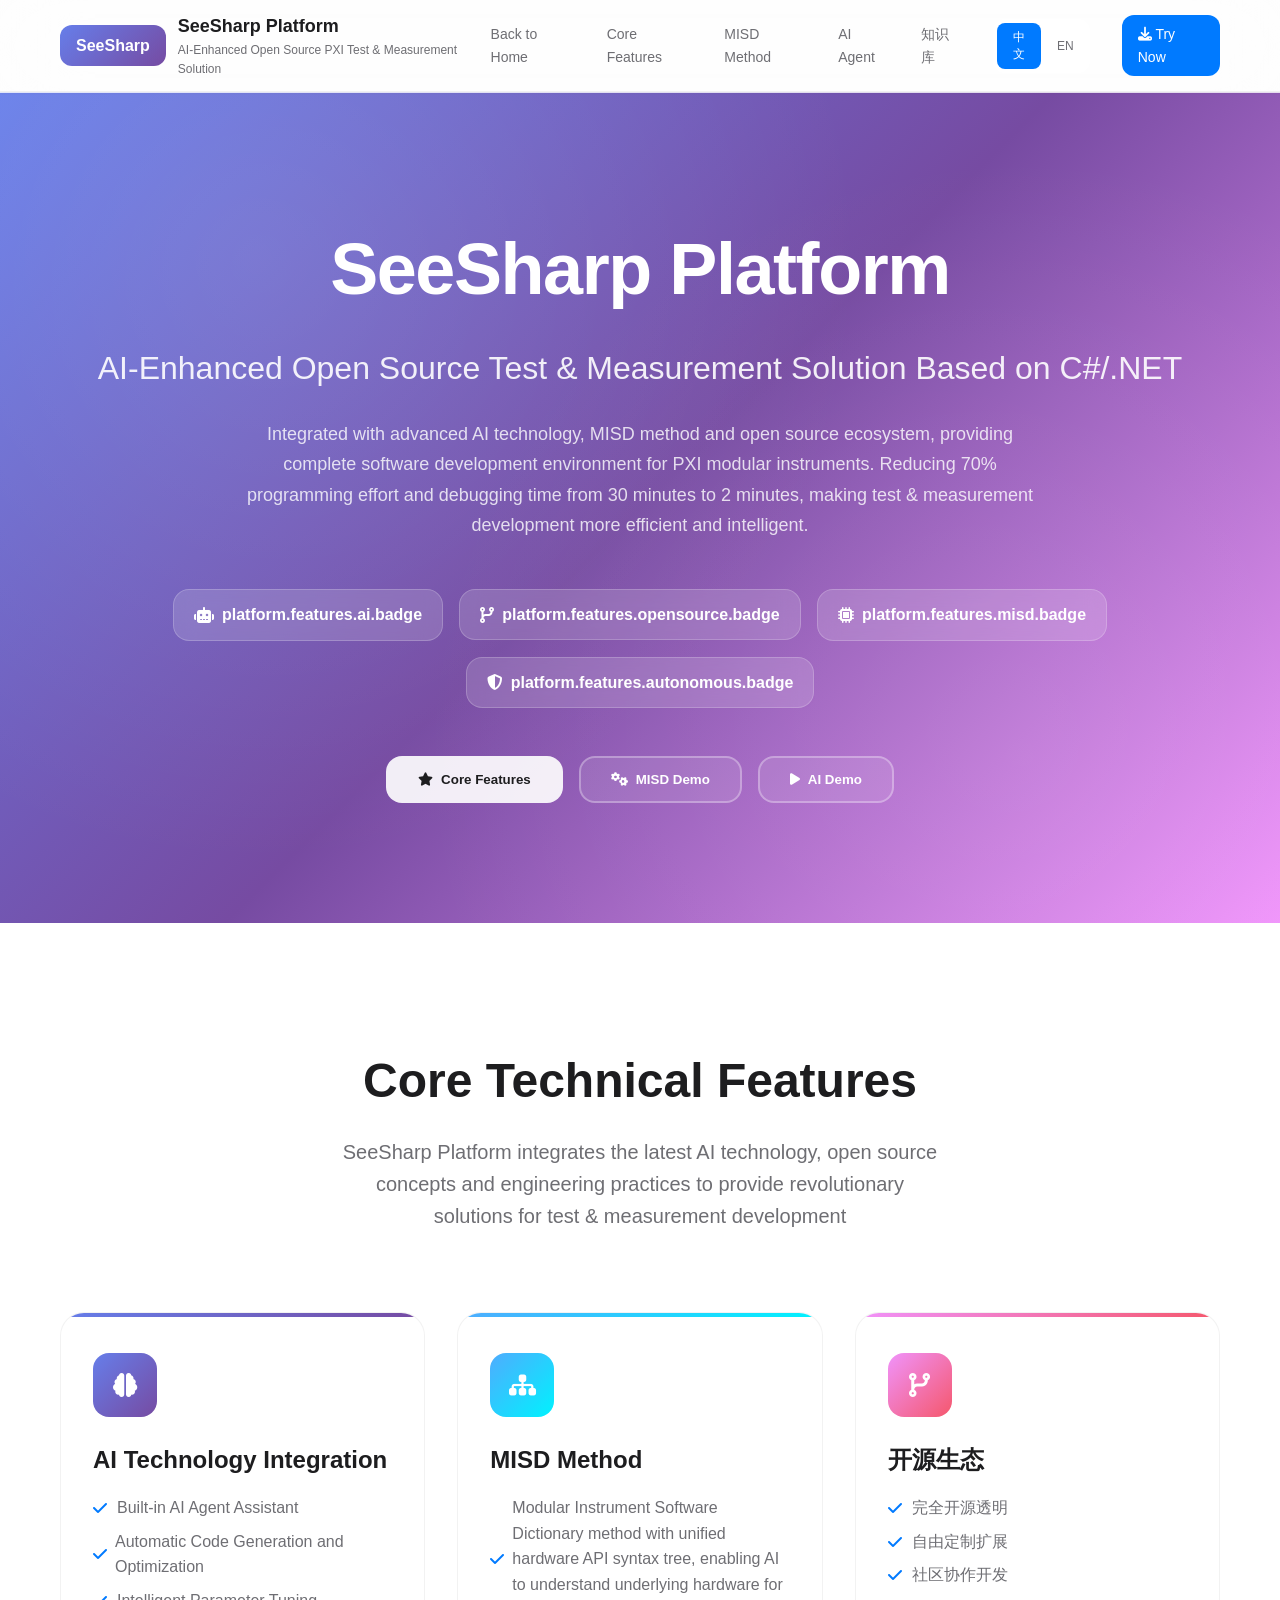
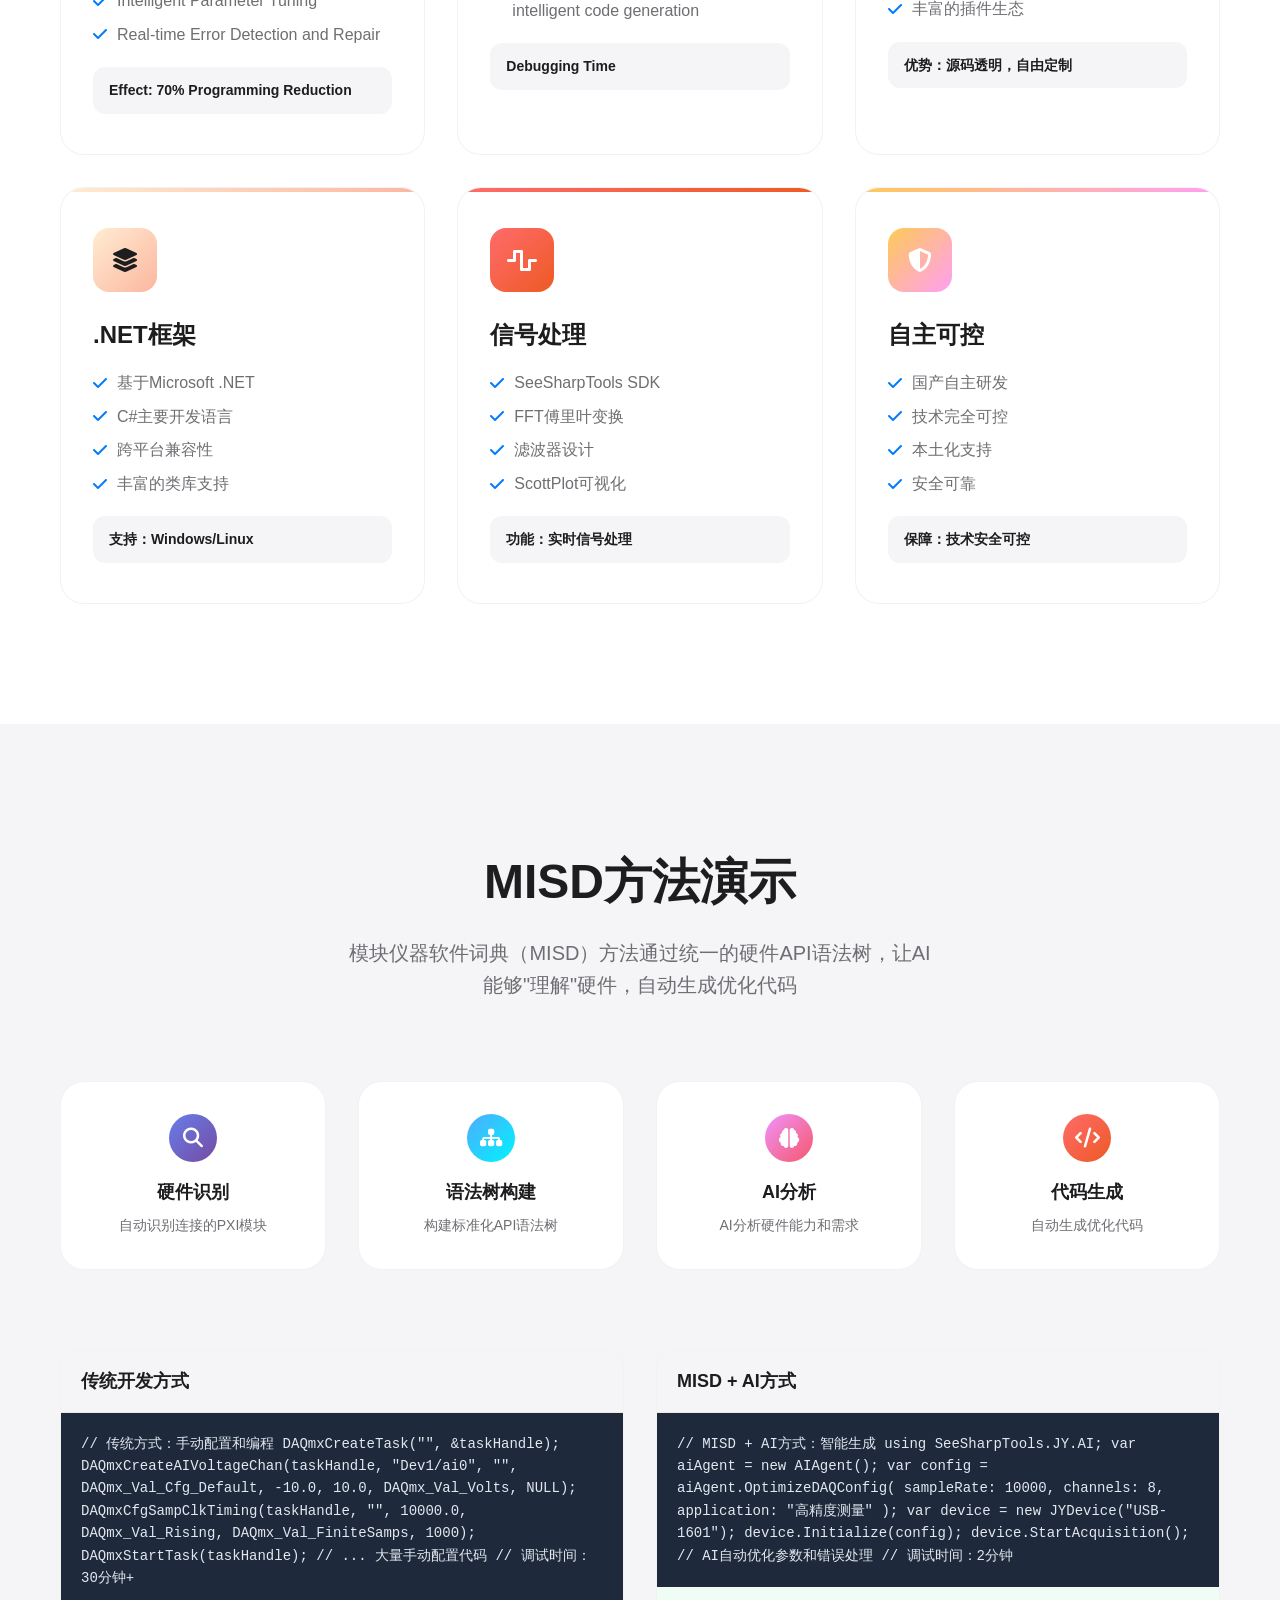
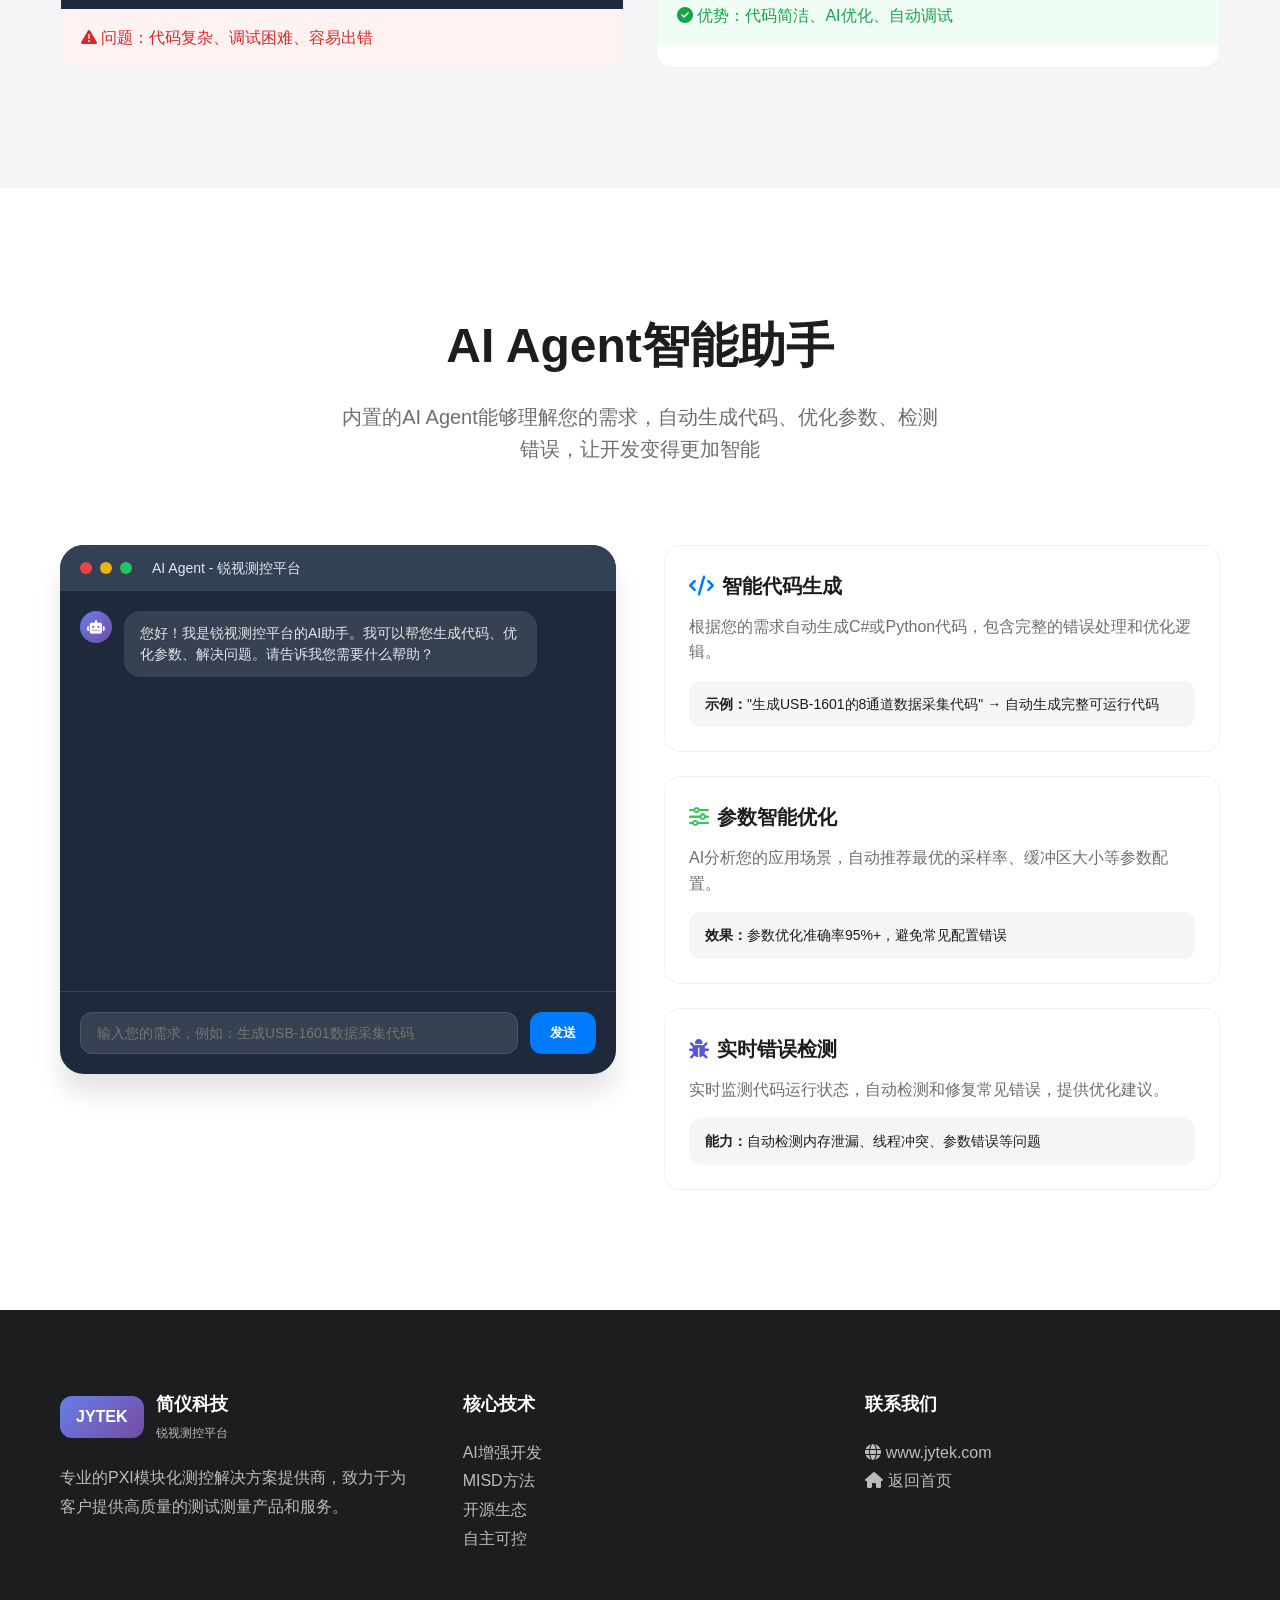
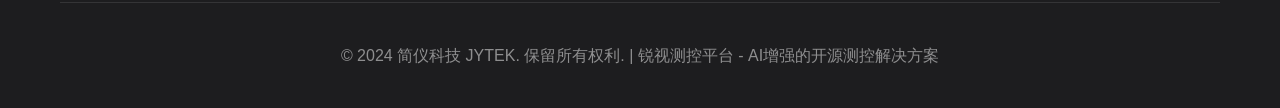
<file: src/static/ruishi-platform.html>
<!DOCTYPE html>
<html lang="zh-CN">
<head>
    <meta charset="UTF-8">
    <meta name="viewport" content="width=device-width, initial-scale=1.0">
    <title data-i18n="platform.title">锐视测控平台 - 简仪科技AI增强的开源测控解决方案</title>
    <meta name="i18n-title" content="platform.title">
    <meta name="description" content="锐视测控平台是简仪科技自主研发的基于C#/.NET的开源测控软件平台，集成AI技术，支持MISD方法，提供完整的PXI测控解决方案">
    <meta name="keywords" content="锐视测控平台,SeeSharp Platform,简仪科技,JYTEK,AI测控,MISD,开源测控,C#测控,PXI软件">
    
    <!-- Font Awesome for icons -->
    <link rel="stylesheet" href="https://cdnjs.cloudflare.com/ajax/libs/font-awesome/6.4.0/css/all.min.css">
    
    <style>
        :root {
            /* 主色调 - 受Apple启发的柔和色彩 */
            --primary-bg: #fafafa;
            --secondary-bg: #ffffff;
            --accent-bg: #f5f5f7;
            --card-bg: #ffffff;
            
            /* 文字颜色 - 高对比度但不刺眼 */
            --text-primary: #1d1d1f;
            --text-secondary: #6e6e73;
            --text-accent: #007aff;
            --text-muted: #86868b;
            
            /* 品牌色 - 温和的蓝色系 */
            --brand-primary: #007aff;
            --brand-secondary: #5856d6;
            --brand-accent: #34c759;
            
            /* 渐变色 - 柔和不刺眼 */
            --gradient-primary: linear-gradient(135deg, #667eea 0%, #764ba2 100%);
            --gradient-secondary: linear-gradient(135deg, #f093fb 0%, #f5576c 100%);
            --gradient-accent: linear-gradient(135deg, #4facfe 0%, #00f2fe 100%);
            --gradient-subtle: linear-gradient(135deg, #ffecd2 0%, #fcb69f 100%);
            --gradient-hero: linear-gradient(135deg, #667eea 0%, #764ba2 50%, #f093fb 100%);
            
            /* 阴影 - 微妙的深度 */
            --shadow-sm: 0 1px 3px rgba(0, 0, 0, 0.05);
            --shadow-md: 0 4px 6px rgba(0, 0, 0, 0.07);
            --shadow-lg: 0 10px 15px rgba(0, 0, 0, 0.1);
            --shadow-xl: 0 20px 25px rgba(0, 0, 0, 0.1);
            
            /* 边框 */
            --border-light: rgba(0, 0, 0, 0.05);
            --border-medium: rgba(0, 0, 0, 0.1);
            
            /* 圆角 */
            --radius-sm: 8px;
            --radius-md: 12px;
            --radius-lg: 16px;
            --radius-xl: 24px;
        }
        
        * {
            box-sizing: border-box;
            margin: 0;
            padding: 0;
        }
        
        body {
            font-family: -apple-system, BlinkMacSystemFont, 'Segoe UI', 'Microsoft YaHei', 'PingFang SC', 'Hiragino Sans GB', sans-serif;
            background: var(--primary-bg);
            color: var(--text-primary);
            line-height: 1.6;
            -webkit-font-smoothing: antialiased;
            -moz-osx-font-smoothing: grayscale;
        }
        
        .container {
            max-width: 1200px;
            margin: 0 auto;
            padding: 0 20px;
        }
        
        /* 导航栏 */
        .navbar {
            background: rgba(255, 255, 255, 0.7);
            backdrop-filter: blur(40px) saturate(180%);
            -webkit-backdrop-filter: blur(40px) saturate(180%);
            border-bottom: 1px solid var(--border-light);
            position: sticky;
            top: 0;
            z-index: 1000;
            transition: all 0.3s ease;
            box-shadow: 0 1px 0 rgba(255, 255, 255, 0.8), 0 1px 3px rgba(0, 0, 0, 0.05);
        }
        
        .nav-content {
            display: flex;
            align-items: center;
            justify-content: space-between;
            padding: 12px 0;
        }
        
        .nav-brand {
            display: flex;
            align-items: center;
            gap: 12px;
        }
        
        .nav-logo {
            background: var(--gradient-primary);
            color: white;
            padding: 8px 16px;
            border-radius: var(--radius-md);
            font-weight: 700;
            font-size: 16px;
        }
        
        .nav-info h1 {
            font-size: 18px;
            font-weight: 600;
            color: var(--text-primary);
        }
        
        .nav-info p {
            font-size: 12px;
            color: var(--text-secondary);
        }
        
        .nav-links {
            display: flex;
            align-items: center;
            gap: 32px;
        }
        
        .nav-link {
            color: var(--text-secondary);
            text-decoration: none;
            font-weight: 500;
            font-size: 14px;
            transition: color 0.2s ease;
            cursor: pointer;
            background: none;
            border: none;
        }
        
        .nav-link:hover {
            color: var(--text-primary);
        }
        
        .nav-cta {
            background: var(--brand-primary);
            color: white;
            padding: 8px 16px;
            border-radius: var(--radius-md);
            text-decoration: none;
            font-weight: 500;
            font-size: 14px;
            transition: all 0.2s ease;
        }
        
        .nav-cta:hover {
            background: #0056cc;
            transform: translateY(-1px);
        }
        
        /* 语言切换器样式 */
        .language-switcher {
            background: rgba(255, 255, 255, 0.8);
            border-radius: var(--radius-md);
            padding: 4px;
            display: flex;
            gap: 4px;
        }
        
        .language-switcher button {
            background: none;
            border: none;
            padding: 6px 12px;
            border-radius: var(--radius-sm);
            font-size: 12px;
            font-weight: 500;
            cursor: pointer;
            transition: all 0.2s ease;
            color: var(--text-secondary);
        }
        
        .language-switcher button.active {
            background: var(--brand-primary);
            color: white;
        }
        
        .language-switcher button:hover:not(.active) {
            background: rgba(0, 122, 255, 0.1);
            color: var(--brand-primary);
        }
        
        /* Hero区域 */
        .hero {
            background: var(--gradient-hero);
            color: white;
            padding: 120px 0;
            text-align: center;
            position: relative;
            overflow: hidden;
        }
        
        .hero::before {
            content: '';
            position: absolute;
            top: 0;
            left: 0;
            right: 0;
            bottom: 0;
            background: 
                radial-gradient(circle at 20% 20%, rgba(255,255,255,0.1) 0%, transparent 50%),
                radial-gradient(circle at 80% 80%, rgba(255,255,255,0.08) 0%, transparent 50%);
        }
        
        .hero-content {
            position: relative;
            z-index: 1;
        }
        
        .hero-title {
            font-size: clamp(48px, 8vw, 72px);
            font-weight: 700;
            margin-bottom: 16px;
            letter-spacing: -0.02em;
        }
        
        .hero-subtitle {
            font-size: clamp(20px, 3vw, 32px);
            margin-bottom: 24px;
            color: rgba(255, 255, 255, 0.9);
        }
        
        .hero-description {
            font-size: 18px;
            max-width: 800px;
            margin: 0 auto 48px;
            color: rgba(255, 255, 255, 0.8);
            line-height: 1.7;
        }
        
        .hero-badges {
            display: flex;
            justify-content: center;
            gap: 16px;
            flex-wrap: wrap;
            margin-bottom: 48px;
        }
        
        .hero-badge {
            background: rgba(255, 255, 255, 0.15);
            backdrop-filter: blur(10px);
            -webkit-backdrop-filter: blur(10px);
            border: 1px solid rgba(255, 255, 255, 0.2);
            padding: 12px 20px;
            border-radius: var(--radius-lg);
            color: white;
            font-weight: 600;
            display: flex;
            align-items: center;
            gap: 8px;
        }
        
        .hero-actions {
            display: flex;
            justify-content: center;
            gap: 16px;
            flex-wrap: wrap;
        }
        
        .btn-primary {
            background: rgba(255, 255, 255, 0.9);
            color: var(--text-primary);
            padding: 16px 32px;
            border-radius: var(--radius-lg);
            font-weight: 600;
            text-decoration: none;
            transition: all 0.3s ease;
            display: inline-flex;
            align-items: center;
            gap: 8px;
            cursor: pointer;
            border: none;
        }
        
        .btn-primary:hover {
            background: white;
            transform: translateY(-2px);
            box-shadow: var(--shadow-lg);
        }
        
        .btn-secondary {
            background: rgba(255, 255, 255, 0.1);
            color: white;
            border: 2px solid rgba(255, 255, 255, 0.3);
            padding: 14px 30px;
            border-radius: var(--radius-lg);
            font-weight: 600;
            text-decoration: none;
            transition: all 0.3s ease;
            display: inline-flex;
            align-items: center;
            gap: 8px;
            cursor: pointer;
        }
        
        .btn-secondary:hover {
            background: rgba(255, 255, 255, 0.2);
            border-color: rgba(255, 255, 255, 0.5);
            transform: translateY(-2px);
        }
        
        /* 特性区域 */
        .features {
            padding: 120px 0;
            background: var(--secondary-bg);
        }
        
        .section-header {
            text-align: center;
            margin-bottom: 80px;
        }
        
        .section-title {
            font-size: clamp(32px, 5vw, 48px);
            font-weight: 700;
            color: var(--text-primary);
            margin-bottom: 16px;
        }
        
        .section-subtitle {
            font-size: 20px;
            color: var(--text-secondary);
            max-width: 600px;
            margin: 0 auto;
        }
        
        .features-grid {
            display: grid;
            grid-template-columns: repeat(auto-fit, minmax(350px, 1fr));
            gap: 32px;
        }
        
        .feature-card {
            background: var(--card-bg);
            padding: 40px 32px;
            border-radius: var(--radius-xl);
            border: 1px solid var(--border-light);
            transition: all 0.3s ease;
            position: relative;
            overflow: hidden;
        }
        
        .feature-card::before {
            content: '';
            position: absolute;
            top: 0;
            left: 0;
            right: 0;
            height: 4px;
            background: var(--gradient-primary);
        }
        
        .feature-card.ai::before { background: var(--gradient-primary); }
        .feature-card.misd::before { background: var(--gradient-accent); }
        .feature-card.opensource::before { background: var(--gradient-secondary); }
        .feature-card.dotnet::before { background: var(--gradient-subtle); }
        .feature-card.signal::before { background: linear-gradient(135deg, #ff6b6b 0%, #ee5a24 100%); }
        .feature-card.autonomous::before { background: linear-gradient(135deg, #feca57 0%, #ff9ff3 100%); }
        
        .feature-card:hover {
            transform: translateY(-8px);
            box-shadow: var(--shadow-xl);
            border-color: var(--border-medium);
        }
        
        .feature-icon {
            width: 64px;
            height: 64px;
            margin-bottom: 24px;
            border-radius: var(--radius-lg);
            display: flex;
            align-items: center;
            justify-content: center;
            font-size: 24px;
            color: white;
        }
        
        .feature-icon.ai { background: var(--gradient-primary); }
        .feature-icon.misd { background: var(--gradient-accent); }
        .feature-icon.opensource { background: var(--gradient-secondary); }
        .feature-icon.dotnet { background: var(--gradient-subtle); color: var(--text-primary); }
        .feature-icon.signal { background: linear-gradient(135deg, #ff6b6b 0%, #ee5a24 100%); }
        .feature-icon.autonomous { background: linear-gradient(135deg, #feca57 0%, #ff9ff3 100%); }
        
        .feature-title {
            font-size: 24px;
            font-weight: 600;
            color: var(--text-primary);
            margin-bottom: 16px;
        }
        
        .feature-list {
            list-style: none;
            margin-bottom: 20px;
        }
        
        .feature-list li {
            color: var(--text-secondary);
            margin-bottom: 8px;
            display: flex;
            align-items: center;
            gap: 8px;
        }
        
        .feature-list li i {
            color: var(--brand-primary);
            width: 16px;
        }
        
        .feature-effect {
            background: var(--accent-bg);
            padding: 12px 16px;
            border-radius: var(--radius-md);
            font-size: 14px;
            font-weight: 600;
            color: var(--text-primary);
        }
        
        /* MISD演示区域 */
        .misd-demo {
            padding: 120px 0;
            background: var(--accent-bg);
        }
        
        .misd-flow {
            display: grid;
            grid-template-columns: repeat(auto-fit, minmax(250px, 1fr));
            gap: 32px;
            margin-bottom: 80px;
        }
        
        .misd-step {
            background: var(--card-bg);
            padding: 32px 24px;
            border-radius: var(--radius-xl);
            text-align: center;
            border: 1px solid var(--border-light);
            transition: all 0.3s ease;
            position: relative;
        }
        
        .misd-step:hover {
            transform: translateY(-4px);
            box-shadow: var(--shadow-lg);
        }
        
        .misd-step-icon {
            width: 48px;
            height: 48px;
            margin: 0 auto 16px;
            border-radius: 50%;
            display: flex;
            align-items: center;
            justify-content: center;
            color: white;
            font-size: 20px;
        }
        
        .misd-step:nth-child(1) .misd-step-icon { background: var(--gradient-primary); }
        .misd-step:nth-child(2) .misd-step-icon { background: var(--gradient-accent); }
        .misd-step:nth-child(3) .misd-step-icon { background: var(--gradient-secondary); }
        .misd-step:nth-child(4) .misd-step-icon { background: linear-gradient(135deg, #ff6b6b 0%, #ee5a24 100%); }
        
        .misd-step h3 {
            font-size: 18px;
            font-weight: 600;
            color: var(--text-primary);
            margin-bottom: 8px;
        }
        
        .misd-step p {
            color: var(--text-secondary);
            font-size: 14px;
        }
        
        .code-comparison {
            display: grid;
            grid-template-columns: 1fr 1fr;
            gap: 32px;
        }
        
        .code-block {
            background: var(--card-bg);
            border-radius: var(--radius-lg);
            overflow: hidden;
            border: 1px solid var(--border-light);
        }
        
        .code-header {
            background: var(--accent-bg);
            padding: 16px 20px;
            border-bottom: 1px solid var(--border-light);
        }
        
        .code-header h3 {
            font-size: 18px;
            font-weight: 600;
            color: var(--text-primary);
        }
        
        .code-content {
            padding: 20px;
            background: #1e293b;
            color: #e2e8f0;
            font-family: 'SF Mono', 'Monaco', 'Inconsolata', 'Roboto Mono', monospace;
            font-size: 14px;
            line-height: 1.6;
            overflow-x: auto;
        }
        
        .code-footer {
            padding: 16px 20px;
            background: var(--accent-bg);
        }
        
        .code-footer.traditional {
            background: #fef2f2;
            color: #dc2626;
        }
        
        .code-footer.misd {
            background: #f0fdf4;
            color: #16a34a;
        }
        
        /* AI Agent区域 */
        .ai-agent {
            padding: 120px 0;
            background: var(--secondary-bg);
        }
        
        .ai-demo-container {
            display: grid;
            grid-template-columns: 1fr 1fr;
            gap: 48px;
            align-items: start;
        }
        
        .ai-terminal {
            background: #1e293b;
            border-radius: var(--radius-xl);
            overflow: hidden;
            box-shadow: var(--shadow-xl);
        }
        
        .ai-terminal-header {
            background: #334155;
            padding: 12px 20px;
            display: flex;
            align-items: center;
            gap: 8px;
        }
        
        .terminal-dot {
            width: 12px;
            height: 12px;
            border-radius: 50%;
        }
        
        .terminal-dot.red { background: #ef4444; }
        .terminal-dot.yellow { background: #eab308; }
        .terminal-dot.green { background: #22c55e; }
        
        .terminal-title {
            color: #e2e8f0;
            font-size: 14px;
            margin-left: 12px;
        }
        
        .ai-chat {
            height: 400px;
            overflow-y: auto;
            padding: 20px;
        }
        
        .ai-message {
            margin-bottom: 16px;
            display: flex;
            align-items: start;
            gap: 12px;
        }
        
        .ai-message.user {
            flex-direction: row-reverse;
        }
        
        .ai-avatar {
            width: 32px;
            height: 32px;
            border-radius: 50%;
            display: flex;
            align-items: center;
            justify-content: center;
            font-size: 14px;
            color: white;
            flex-shrink: 0;
        }
        
        .ai-avatar.bot { background: var(--gradient-primary); }
        .ai-avatar.user { background: var(--gradient-accent); }
        
        .ai-message-content {
            background: #374151;
            color: #e5e7eb;
            padding: 12px 16px;
            border-radius: var(--radius-lg);
            max-width: 80%;
            font-size: 14px;
            line-height: 1.5;
        }
        
        .ai-input-container {
            padding: 20px;
            border-top: 1px solid #374151;
            display: flex;
            gap: 12px;
        }
        
        .ai-input {
            flex: 1;
            background: #374151;
            border: 1px solid #4b5563;
            color: #e5e7eb;
            padding: 12px 16px;
            border-radius: var(--radius-md);
            font-size: 14px;
        }
        
        .ai-input:focus {
            outline: none;
            border-color: var(--brand-primary);
        }
        
        .ai-send-btn {
            background: var(--brand-primary);
            color: white;
            border: none;
            padding: 12px 20px;
            border-radius: var(--radius-md);
            font-weight: 600;
            cursor: pointer;
            transition: all 0.2s ease;
        }
        
        .ai-send-btn:hover {
            background: #0056cc;
        }
        
        .ai-capabilities {
            display: flex;
            flex-direction: column;
            gap: 24px;
        }
        
        .ai-capability {
            background: var(--card-bg);
            padding: 24px;
            border-radius: var(--radius-lg);
            border: 1px solid var(--border-light);
        }
        
        .ai-capability h3 {
            font-size: 20px;
            font-weight: 600;
            color: var(--text-primary);
            margin-bottom: 12px;
            display: flex;
            align-items: center;
            gap: 8px;
        }
        
        .ai-capability p {
            color: var(--text-secondary);
            margin-bottom: 16px;
        }
        
        .ai-capability-example {
            background: var(--accent-bg);
            padding: 12px 16px;
            border-radius: var(--radius-md);
            font-size: 14px;
            color: var(--text-primary);
        }
        
        /* Footer */
        .footer {
            background: var(--text-primary);
            color: white;
            padding: 80px 0 40px;
        }
        
        .footer-grid {
            display: grid;
            grid-template-columns: repeat(auto-fit, minmax(250px, 1fr));
            gap: 48px;
            margin-bottom: 48px;
        }
        
        .footer-section h4 {
            font-size: 18px;
            font-weight: 600;
            margin-bottom: 20px;
        }
        
        .footer-section p,
        .footer-section a {
            color: rgba(255, 255, 255, 0.7);
            text-decoration: none;
            line-height: 1.8;
        }
        
        .footer-section a:hover {
            color: white;
        }
        
        .footer-bottom {
            text-align: center;
            padding-top: 40px;
            border-top: 1px solid rgba(255, 255, 255, 0.1);
            color: rgba(255, 255, 255, 0.5);
        }
        
        /* 响应式设计 */
        @media (max-width: 768px) {
            .nav-links {
                display: none;
            }
            
            .hero {
                padding: 80px 0;
            }
            
            .features,
            .misd-demo,
            .ai-agent {
                padding: 80px 0;
            }
            
            .hero-actions {
                flex-direction: column;
                align-items: center;
            }
            
            .code-comparison {
                grid-template-columns: 1fr;
            }
            
            .ai-demo-container {
                grid-template-columns: 1fr;
                gap: 32px;
            }
        }
    </style>
</head>
<body>
    <!-- Navigation -->
    <nav class="navbar">
        <div class="container">
            <div class="nav-content">
                <div class="nav-brand">
                    <div class="nav-logo">SeeSharp</div>
                    <div class="nav-info">
                        <h1 data-i18n="nav.brand">锐视测控平台</h1>
                        <p data-i18n="platform.subtitle">AI增强的开源测控解决方案</p>
                    </div>
                </div>
                
                <div class="nav-links">
                    <a href="index.html" class="nav-link" data-i18n="platform.nav.backHome">返回首页</a>
                    <a href="#features" class="nav-link" data-i18n="platform.nav.features">核心特性</a>
                    <a href="#misd" class="nav-link" data-i18n="platform.nav.misd">MISD方法</a>
                    <a href="#ai-agent" class="nav-link" data-i18n="platform.nav.aiAgent">AI Agent</a>
                    <a href="knowledge.html" class="nav-link">知识库</a>
                    <div class="language-switcher">
                        <button data-lang="zh" onclick="switchLanguage('zh')">中文</button>
                        <button data-lang="en" onclick="switchLanguage('en')">EN</button>
                    </div>
                    <a href="#download" class="nav-cta">
                        <i class="fas fa-download"></i>
                        <span data-i18n="platform.nav.tryNow">立即体验</span>
                    </a>
                </div>
            </div>
        </div>
    </nav>

    <!-- Hero Section -->
    <section class="hero">
        <div class="container">
            <div class="hero-content">
                <h1 class="hero-title" data-i18n="platform.hero.title">
                    锐视测控平台
                </h1>
                <p class="hero-subtitle" data-i18n="platform.hero.subtitle">
                    SeeSharp Platform
                </p>
                <p class="hero-description" data-i18n="platform.hero.description">
                    基于C#/.NET的AI增强开源测控解决方案。集成先进AI技术、MISD方法和开源生态，为PXI模块化仪器提供完整的软件开发环境。
                    <strong>减少70%编程量</strong>，<strong>调试时间从30分钟缩短至2分钟</strong>。
                </p>
                
                <div class="hero-badges">
                    <div class="hero-badge">
                        <i class="fas fa-robot"></i>
                        <span data-i18n="platform.features.ai.badge">AI增强</span>
                    </div>
                    <div class="hero-badge">
                        <i class="fas fa-code-branch"></i>
                        <span data-i18n="platform.features.opensource.badge">开源生态</span>
                    </div>
                    <div class="hero-badge">
                        <i class="fas fa-microchip"></i>
                        <span data-i18n="platform.features.misd.badge">MISD方法</span>
                    </div>
                    <div class="hero-badge">
                        <i class="fas fa-shield-alt"></i>
                        <span data-i18n="platform.features.autonomous.badge">自主可控</span>
                    </div>
                </div>
                
                <div class="hero-actions">
                    <button onclick="scrollToSection('features')" class="btn-primary">
                        <i class="fas fa-star"></i>
                        <span data-i18n="platform.hero.cta1">核心特性</span>
                    </button>
                    <button onclick="scrollToSection('misd')" class="btn-secondary">
                        <i class="fas fa-cogs"></i>
                        <span data-i18n="platform.hero.cta2">MISD演示</span>
                    </button>
                    <button onclick="startAIDemo()" class="btn-secondary">
                        <i class="fas fa-play"></i>
                        <span data-i18n="platform.hero.cta3">AI演示</span>
                    </button>
                </div>
            </div>
        </div>
    </section>

    <!-- Core Features -->
    <section id="features" class="features">
        <div class="container">
            <div class="section-header">
                <h2 class="section-title" data-i18n="platform.coreFeatures.title">核心技术特性</h2>
                <p class="section-subtitle" data-i18n="platform.coreFeatures.subtitle">
                    锐视测控平台融合了最新的AI技术、开源理念和工程实践，为测控开发提供革命性的解决方案
                </p>
            </div>
            
            <div class="features-grid">
                <!-- AI技术集成 -->
                <div class="feature-card ai">
                    <div class="feature-icon ai">
                        <i class="fas fa-brain"></i>
                    </div>
                    <h3 class="feature-title" data-i18n="platform.coreFeatures.ai.title">AI技术集成</h3>
                    <ul class="feature-list">
                        <li><i class="fas fa-check"></i><span data-i18n="platform.coreFeatures.ai.feature1">内置AI Agent智能助手</span></li>
                        <li><i class="fas fa-check"></i><span data-i18n="platform.coreFeatures.ai.feature2">自动代码生成和优化</span></li>
                        <li><i class="fas fa-check"></i><span data-i18n="platform.coreFeatures.ai.feature3">智能参数调优</span></li>
                        <li><i class="fas fa-check"></i><span data-i18n="platform.coreFeatures.ai.feature4">实时错误检测和修复</span></li>
                    </ul>
                    <div class="feature-effect">
                        <span data-i18n="platform.coreFeatures.ai.effect">效果：减少70%编程量</span>
                    </div>
                </div>
                
                <!-- MISD方法 -->
                <div class="feature-card misd">
                    <div class="feature-icon misd">
                        <i class="fas fa-sitemap"></i>
                    </div>
                    <h3 class="feature-title" data-i18n="platform.features.misd.title">MISD方法</h3>
                    <ul class="feature-list">
                        <li><i class="fas fa-check"></i><span data-i18n="platform.features.misd.desc">模块仪器软件词典方法，通过统一的硬件API语法树，让AI理解底层硬件，实现智能代码生成</span></li>
                    </ul>
                    <div class="feature-effect">
                        <span data-i18n="platform.stats.debugging">调试时间缩短至2分钟</span>
                    </div>
                </div>
                
                <!-- 开源生态 -->
                <div class="feature-card opensource">
                    <div class="feature-icon opensource">
                        <i class="fas fa-code-branch"></i>
                    </div>
                    <h3 class="feature-title">开源生态</h3>
                    <ul class="feature-list">
                        <li><i class="fas fa-check"></i>完全开源透明</li>
                        <li><i class="fas fa-check"></i>自由定制扩展</li>
                        <li><i class="fas fa-check"></i>社区协作开发</li>
                        <li><i class="fas fa-check"></i>丰富的插件生态</li>
                    </ul>
                    <div class="feature-effect">
                        优势：源码透明，自由定制
                    </div>
                </div>
                
                <!-- .NET框架 -->
                <div class="feature-card dotnet">
                    <div class="feature-icon dotnet">
                        <i class="fas fa-layer-group"></i>
                    </div>
                    <h3 class="feature-title">.NET框架</h3>
                    <ul class="feature-list">
                        <li><i class="fas fa-check"></i>基于Microsoft .NET</li>
                        <li><i class="fas fa-check"></i>C#主要开发语言</li>
                        <li><i class="fas fa-check"></i>跨平台兼容性</li>
                        <li><i class="fas fa-check"></i>丰富的类库支持</li>
                    </ul>
                    <div class="feature-effect">
                        支持：Windows/Linux
                    </div>
                </div>
                
                <!-- 信号处理 -->
                <div class="feature-card signal">
                    <div class="feature-icon signal">
                        <i class="fas fa-wave-square"></i>
                    </div>
                    <h3 class="feature-title">信号处理</h3>
                    <ul class="feature-list">
                        <li><i class="fas fa-check"></i>SeeSharpTools SDK</li>
                        <li><i class="fas fa-check"></i>FFT傅里叶变换</li>
                        <li><i class="fas fa-check"></i>滤波器设计</li>
                        <li><i class="fas fa-check"></i>ScottPlot可视化</li>
                    </ul>
                    <div class="feature-effect">
                        功能：实时信号处理
                    </div>
                </div>
                
                <!-- 自主可控 -->
                <div class="feature-card autonomous">
                    <div class="feature-icon autonomous">
                        <i class="fas fa-shield-alt"></i>
                    </div>
                    <h3 class="feature-title">自主可控</h3>
                    <ul class="feature-list">
                        <li><i class="fas fa-check"></i>国产自主研发</li>
                        <li><i class="fas fa-check"></i>技术完全可控</li>
                        <li><i class="fas fa-check"></i>本土化支持</li>
                        <li><i class="fas fa-check"></i>安全可靠</li>
                    </ul>
                    <div class="feature-effect">
                        保障：技术安全可控
                    </div>
                </div>
            </div>
        </div>
    </section>

    <!-- MISD Method Demo -->
    <section id="misd" class="misd-demo">
        <div class="container">
            <div class="section-header">
                <h2 class="section-title">MISD方法演示</h2>
                <p class="section-subtitle">
                    模块仪器软件词典（MISD）方法通过统一的硬件API语法树，让AI能够"理解"硬件，自动生成优化代码
                </p>
            </div>
            
            <!-- MISD Flow -->
            <div class="misd-flow">
                <div class="misd-step">
                    <div class="misd-step-icon">
                        <i class="fas fa-search"></i>
                    </div>
                    <h3>硬件识别</h3>
                    <p>自动识别连接的PXI模块</p>
                </div>
                
                <div class="misd-step">
                    <div class="misd-step-icon">
                        <i class="fas fa-sitemap"></i>
                    </div>
                    <h3>语法树构建</h3>
                    <p>构建标准化API语法树</p>
                </div>
                
                <div class="misd-step">
                    <div class="misd-step-icon">
                        <i class="fas fa-brain"></i>
                    </div>
                    <h3>AI分析</h3>
                    <p>AI分析硬件能力和需求</p>
                </div>
                
                <div class="misd-step">
                    <div class="misd-step-icon">
                        <i class="fas fa-code"></i>
                    </div>
                    <h3>代码生成</h3>
                    <p>自动生成优化代码</p>
                </div>
            </div>
            
            <!-- Code Example -->
            <div class="code-comparison">
                <div class="code-block">
                    <div class="code-header">
                        <h3>传统开发方式</h3>
                    </div>
                    <div class="code-content">
// 传统方式：手动配置和编程
DAQmxCreateTask("", &taskHandle);
DAQmxCreateAIVoltageChan(taskHandle, "Dev1/ai0", "", 
    DAQmx_Val_Cfg_Default, -10.0, 10.0, 
    DAQmx_Val_Volts, NULL);
DAQmxCfgSampClkTiming(taskHandle, "", 10000.0, 
    DAQmx_Val_Rising, DAQmx_Val_FiniteSamps, 1000);
DAQmxStartTask(taskHandle);
// ... 大量手动配置代码
// 调试时间：30分钟+
                    </div>
                    <div class="code-footer traditional">
                        <i class="fas fa-exclamation-triangle"></i>
                        问题：代码复杂、调试困难、容易出错
                    </div>
                </div>
                
                <div class="code-block">
                    <div class="code-header">
                        <h3>MISD + AI方式</h3>
                    </div>
                    <div class="code-content">
// MISD + AI方式：智能生成
using SeeSharpTools.JY.AI;

var aiAgent = new AIAgent();
var config = aiAgent.OptimizeDAQConfig(
    sampleRate: 10000, 
    channels: 8,
    application: "高精度测量"
);

var device = new JYDevice("USB-1601");
device.Initialize(config);
device.StartAcquisition();
// AI自动优化参数和错误处理
// 调试时间：2分钟
                    </div>
                    <div class="code-footer misd">
                        <i class="fas fa-check-circle"></i>
                        优势：代码简洁、AI优化、自动调试
                    </div>
                </div>
            </div>
        </div>
    </section>

    <!-- AI Agent Demo -->
    <section id="ai-agent" class="ai-agent">
        <div class="container">
            <div class="section-header">
                <h2 class="section-title">AI Agent智能助手</h2>
                <p class="section-subtitle">
                    内置的AI Agent能够理解您的需求，自动生成代码、优化参数、检测错误，让开发变得更加智能
                </p>
            </div>
            
            <div class="ai-demo-container">
                <!-- AI Demo Interface -->
                <div class="ai-terminal">
                    <div class="ai-terminal-header">
                        <div class="terminal-dot red"></div>
                        <div class="terminal-dot yellow"></div>
                        <div class="terminal-dot green"></div>
                        <span class="terminal-title">AI Agent - 锐视测控平台</span>
                    </div>
                    
                    <div class="ai-chat" id="ai-chat">
                        <div class="ai-message">
                            <div class="ai-avatar bot">
                                <i class="fas fa-robot"></i>
                            </div>
                            <div class="ai-message-content">
                                您好！我是锐视测控平台的AI助手。我可以帮您生成代码、优化参数、解决问题。请告诉我您需要什么帮助？
                            </div>
                        </div>
                    </div>
                    
                    <div class="ai-input-container">
                        <input 
                            type="text" 
                            id="ai-input" 
                            placeholder="输入您的需求，例如：生成USB-1601数据采集代码"
                            class="ai-input"
                        >
                        <button onclick="sendAIMessage()" class="ai-send-btn">
                            发送
                        </button>
                    </div>
                </div>
                
                <!-- AI Capabilities -->
                <div class="ai-capabilities">
                    <div class="ai-capability">
                        <h3>
                            <i class="fas fa-code" style="color: var(--brand-primary);"></i>
                            智能代码生成
                        </h3>
                        <p>
                            根据您的需求自动生成C#或Python代码，包含完整的错误处理和优化逻辑。
                        </p>
                        <div class="ai-capability-example">
                            <strong>示例：</strong>"生成USB-1601的8通道数据采集代码" → 自动生成完整可运行代码
                        </div>
                    </div>
                    
                    <div class="ai-capability">
                        <h3>
                            <i class="fas fa-sliders-h" style="color: var(--brand-accent);"></i>
                            参数智能优化
                        </h3>
                        <p>
                            AI分析您的应用场景，自动推荐最优的采样率、缓冲区大小等参数配置。
                        </p>
                        <div class="ai-capability-example">
                            <strong>效果：</strong>参数优化准确率95%+，避免常见配置错误
                        </div>
                    </div>
                    
                    <div class="ai-capability">
                        <h3>
                            <i class="fas fa-bug" style="color: var(--brand-secondary);"></i>
                            实时错误检测
                        </h3>
                        <p>
                            实时监测代码运行状态，自动检测和修复常见错误，提供优化建议。
                        </p>
                        <div class="ai-capability-example">
                            <strong>能力：</strong>自动检测内存泄漏、线程冲突、参数错误等问题
                        </div>
                    </div>
                </div>
            </div>
        </div>
    </section>

    <!-- Footer -->
    <footer class="footer">
        <div class="container">
            <div class="footer-grid">
                <div class="footer-section">
                    <div class="nav-brand" style="margin-bottom: 20px;">
                        <div class="nav-logo">JYTEK</div>
                        <div class="nav-info">
                            <h4 style="color: white; margin-bottom: 4px;">简仪科技</h4>
                            <p style="color: rgba(255,255,255,0.7);">锐视测控平台</p>
                        </div>
                    </div>
                    <p>专业的PXI模块化测控解决方案提供商，致力于为客户提供高质量的测试测量产品和服务。</p>
                </div>
                
                <div class="footer-section">
                    <h4>核心技术</h4>
                    <p>AI增强开发</p>
                    <p>MISD方法</p>
                    <p>开源生态</p>
                    <p>自主可控</p>
                </div>
                
                <div class="footer-section">
                    <h4>联系我们</h4>
                    <p>
                        <i class="fas fa-globe"></i>
                        <a href="https://www.jytek.com" target="_blank" rel="noopener">www.jytek.com</a>
                    </p>
                    <p>
                        <i class="fas fa-home"></i>
                        <a href="index.html">返回首页</a>
                    </p>
                </div>
            </div>
            
            <div class="footer-bottom">
                <p>&copy; 2024 简仪科技 JYTEK. 保留所有权利. | 锐视测控平台 - AI增强的开源测控解决方案</p>
            </div>
        </div>
    </footer>

    <!-- JavaScript -->
    <script src="js/i18n.js"></script>
    <script>
        // Smooth scrolling function
        function scrollToSection(sectionId) {
            const element = document.getElementById(sectionId);
            if (element) {
                element.scrollIntoView({ 
                    behavior: 'smooth',
                    block: 'start'
                });
            }
        }

        // AI Demo function
        function startAIDemo() {
            const aiInput = document.getElementById('ai-input');
            if (aiInput) {
                aiInput.focus();
                aiInput.value = '生成USB-1601的8通道数据采集代码';
                setTimeout(() => {
                    sendAIMessage();
                }, 500);
            }
        }

        // Send AI message function
        function sendAIMessage() {
            const input = document.getElementById('ai-input');
            const chatContainer = document.getElementById('ai-chat');
            
            if (!input || !chatContainer) return;
            
            const message = input.value.trim();
            if (!message) return;
            
            // Add user message
            const userMessage = document.createElement('div');
            userMessage.className = 'ai-message user';
            userMessage.innerHTML = `
                <div class="ai-message-content">
                    ${message}
                </div>
                <div class="ai-avatar user">
                    <i class="fas fa-user"></i>
                </div>
            `;
            chatContainer.appendChild(userMessage);
            
            // Clear input
            input.value = '';
            
            // Simulate AI response
            setTimeout(() => {
                const aiResponse = document.createElement('div');
                aiResponse.className = 'ai-message';
                
                let responseText = '';
                if (message.includes('USB-1601') || message.includes('数据采集')) {
                    responseText = `好的！我为您生成USB-1601的数据采集代码：

using SeeSharpTools.JY.AI;
using SeeSharpTools.JY.DAQ;

var aiAgent = new AIAgent();
var config = aiAgent.OptimizeDAQConfig(
    device: "USB-1601",
    channels: 8,
    sampleRate: 10000,
    application: "多通道数据采集"
);

var daq = new JYDevice("USB-1601");
daq.Initialize(config);
daq.StartAcquisition();

代码已优化，包含错误处理和最佳参数配置！`;
                } else if (message.includes('MISD') || message.includes('方法')) {
                    responseText = `MISD（模块仪器软件词典）方法的核心优势：

1. 统一API语法树 - 标准化硬件接口
2. AI理解硬件 - 智能分析设备能力  
3. 自动代码生成 - 减少70%编程工作量
4. 实时优化 - 调试时间缩短至2分钟

这种方法让AI能够"理解"PXI硬件特性，自动生成最优代码！`;
                } else {
                    responseText = `我理解您的需求。锐视测控平台可以帮您：

• 智能代码生成 - 自动生成C#/Python代码
• 参数优化 - AI推荐最佳配置
• 错误检测 - 实时监控和修复
• MISD集成 - 简化硬件操作

请告诉我您的具体需求，我会为您提供详细的解决方案！`;
                }
                
                aiResponse.innerHTML = `
                    <div class="ai-avatar bot">
                        <i class="fas fa-robot"></i>
                    </div>
                    <div class="ai-message-content">
                        <pre style="white-space: pre-wrap; font-family: inherit;">${responseText}</pre>
                    </div>
                `;
                chatContainer.appendChild(aiResponse);
                
                // Scroll to bottom
                chatContainer.scrollTop = chatContainer.scrollHeight;
            }, 1000);
            
            // Scroll to bottom
            chatContainer.scrollTop = chatContainer.scrollHeight;
        }

        // Enter key support for AI input
        document.addEventListener('DOMContentLoaded', function() {
            const aiInput = document.getElementById('ai-input');
            if (aiInput) {
                aiInput.addEventListener('keypress', function(e) {
                    if (e.key === 'Enter') {
                        sendAIMessage();
                    }
                });
            }
        });

        // 语言切换功能
        function switchLanguage(lang) {
            if (lang === 'zh') {
                document.documentElement.lang = 'zh-CN';
                document.title = '锐视测控平台 - 简仪科技AI增强的开源测控解决方案';
            } else if (lang === 'en') {
                document.documentElement.lang = 'en';
                document.title = 'SeeSharp Platform - AI-Enhanced Open Source Control Solution';
            }
            
            // 更新语言切换按钮状态
            document.querySelectorAll('.language-switcher button').forEach(btn => {
                btn.classList.remove('active');
                if (btn.getAttribute('data-lang') === lang) {
                    btn.classList.add('active');
                }
            });
            
            console.log('Language switched to:', lang);
        }

        // 初始化语言切换器
        document.addEventListener('DOMContentLoaded', function() {
            const defaultLang = 'zh';
            switchLanguage(defaultLang);
        });
    </script>
</body>
</html>
</file>
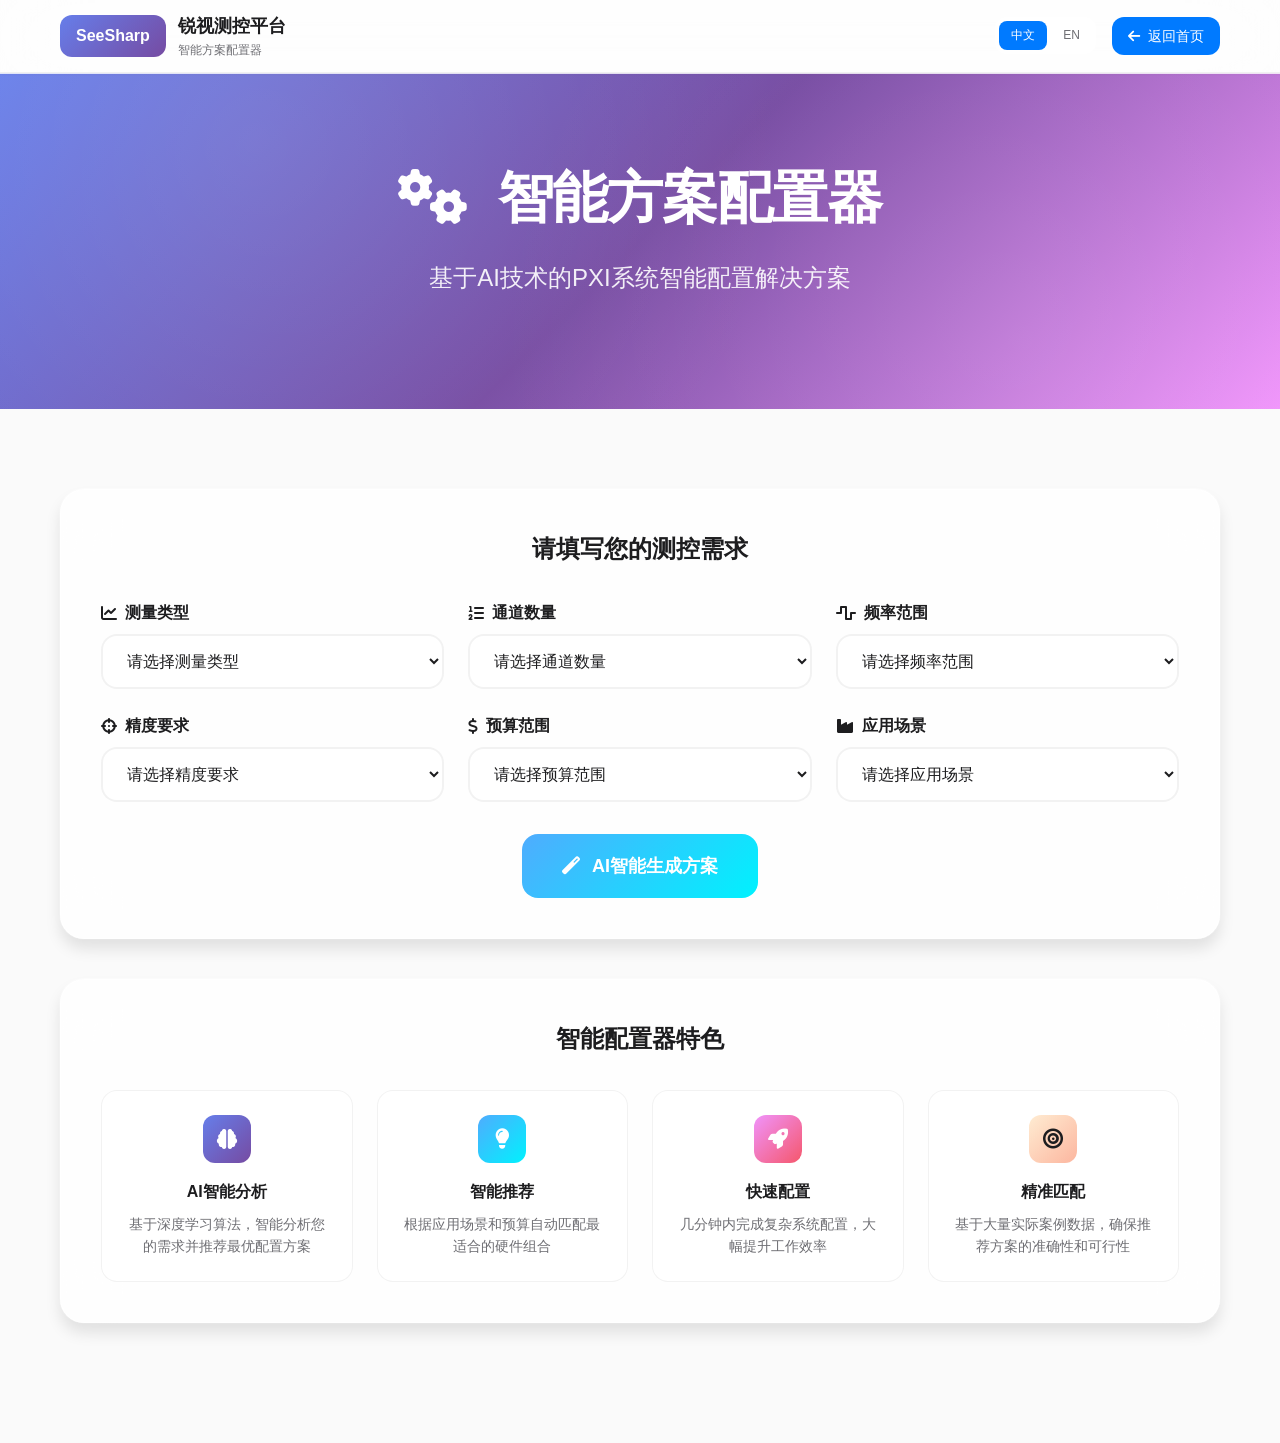
<file: src/static/solution-builder.html>
<!DOCTYPE html>
<html lang="zh-CN">
<head>
    <meta charset="UTF-8">
    <meta name="viewport" content="width=device-width, initial-scale=1.0">
    <title>方案配置 - 锐视测控平台</title>
    <meta name="description" content="锐视测控平台智能方案配置器，基于AI技术自动生成最优PXI系统配置方案">
    
    <!-- Font Awesome for icons -->
    <link rel="stylesheet" href="https://cdnjs.cloudflare.com/ajax/libs/font-awesome/6.4.0/css/all.min.css">
    
    <style>
        :root {
            /* 主色调 - 受Apple启发的柔和色彩 */
            --primary-bg: #fafafa;
            --secondary-bg: #ffffff;
            --accent-bg: #f5f5f7;
            --card-bg: #ffffff;
            
            /* 文字颜色 - 高对比度但不刺眼 */
            --text-primary: #1d1d1f;
            --text-secondary: #6e6e73;
            --text-accent: #007aff;
            --text-muted: #86868b;
            
            /* 品牌色 - 温和的蓝色系 */
            --brand-primary: #007aff;
            --brand-secondary: #5856d6;
            --brand-accent: #34c759;
            
            /* 渐变色 - 柔和不刺眼 */
            --gradient-primary: linear-gradient(135deg, #667eea 0%, #764ba2 100%);
            --gradient-secondary: linear-gradient(135deg, #f093fb 0%, #f5576c 100%);
            --gradient-accent: linear-gradient(135deg, #4facfe 0%, #00f2fe 100%);
            --gradient-subtle: linear-gradient(135deg, #ffecd2 0%, #fcb69f 100%);
            --gradient-hero: linear-gradient(135deg, #667eea 0%, #764ba2 50%, #f093fb 100%);
            
            /* 阴影 - 微妙的深度 */
            --shadow-sm: 0 1px 3px rgba(0, 0, 0, 0.05);
            --shadow-md: 0 4px 6px rgba(0, 0, 0, 0.07);
            --shadow-lg: 0 10px 15px rgba(0, 0, 0, 0.1);
            --shadow-xl: 0 20px 25px rgba(0, 0, 0, 0.1);
            
            /* 边框 */
            --border-light: rgba(0, 0, 0, 0.05);
            --border-medium: rgba(0, 0, 0, 0.1);
            
            /* 圆角 */
            --radius-sm: 8px;
            --radius-md: 12px;
            --radius-lg: 16px;
            --radius-xl: 24px;
        }
        
        * {
            box-sizing: border-box;
            margin: 0;
            padding: 0;
        }
        
        body {
            font-family: -apple-system, BlinkMacSystemFont, 'Segoe UI', 'Microsoft YaHei', 'PingFang SC', 'Hiragino Sans GB', sans-serif;
            background: var(--primary-bg);
            color: var(--text-primary);
            line-height: 1.6;
            -webkit-font-smoothing: antialiased;
            -moz-osx-font-smoothing: grayscale;
        }
        
        .container {
            max-width: 1200px;
            margin: 0 auto;
            padding: 0 20px;
        }
        
        /* 导航栏 */
        .navbar {
            background: rgba(255, 255, 255, 0.7);
            backdrop-filter: blur(40px) saturate(180%);
            -webkit-backdrop-filter: blur(40px) saturate(180%);
            border-bottom: 1px solid var(--border-light);
            position: sticky;
            top: 0;
            z-index: 1000;
            transition: all 0.3s ease;
            box-shadow: 0 1px 0 rgba(255, 255, 255, 0.8), 0 1px 3px rgba(0, 0, 0, 0.05);
        }
        
        .nav-content {
            display: flex;
            align-items: center;
            justify-content: space-between;
            padding: 12px 0;
        }
        
        .nav-brand {
            display: flex;
            align-items: center;
            gap: 12px;
        }
        
        .nav-logo {
            background: var(--gradient-primary);
            color: white;
            padding: 8px 16px;
            border-radius: var(--radius-md);
            font-weight: 700;
            font-size: 16px;
        }
        
        .nav-info h1 {
            font-size: 18px;
            font-weight: 600;
            color: var(--text-primary);
        }
        
        .nav-info p {
            font-size: 12px;
            color: var(--text-secondary);
        }
        
        .back-button {
            background: var(--brand-primary);
            color: white;
            padding: 8px 16px;
            border-radius: var(--radius-md);
            text-decoration: none;
            font-weight: 500;
            font-size: 14px;
            transition: all 0.2s ease;
            display: inline-flex;
            align-items: center;
            gap: 8px;
        }
        
        .back-button:hover {
            background: #0056cc;
            transform: translateY(-1px);
        }
        
        /* Hero区域 */
        .hero {
            background: var(--gradient-hero);
            color: white;
            padding: 80px 0;
            text-align: center;
            position: relative;
            overflow: hidden;
        }
        
        .hero::before {
            content: '';
            position: absolute;
            top: 0;
            left: 0;
            right: 0;
            bottom: 0;
            background: 
                radial-gradient(circle at 20% 20%, rgba(255,255,255,0.1) 0%, transparent 50%),
                radial-gradient(circle at 80% 80%, rgba(255,255,255,0.08) 0%, transparent 50%);
        }
        
        .hero-content {
            position: relative;
            z-index: 1;
        }
        
        .hero-title {
            font-size: clamp(36px, 6vw, 56px);
            font-weight: 700;
            margin-bottom: 16px;
            letter-spacing: -0.02em;
        }
        
        .hero-subtitle {
            font-size: clamp(18px, 3vw, 24px);
            margin-bottom: 32px;
            color: rgba(255, 255, 255, 0.9);
        }
        
        /* 主要内容区域 */
        .main-content {
            padding: 80px 0;
        }
        
        /* 配置器区域 */
        .solution-builder {
            background: rgba(255, 255, 255, 0.8);
            backdrop-filter: blur(30px) saturate(150%);
            -webkit-backdrop-filter: blur(30px) saturate(150%);
            border-radius: var(--radius-xl);
            padding: 40px;
            margin-bottom: 40px;
            box-shadow: var(--shadow-lg), 0 0 0 1px rgba(255, 255, 255, 0.5);
            border: 1px solid rgba(255, 255, 255, 0.3);
        }
        
        .form-grid {
            display: grid;
            grid-template-columns: repeat(auto-fit, minmax(300px, 1fr));
            gap: 24px;
            margin-bottom: 32px;
        }
        
        .form-group {
            display: flex;
            flex-direction: column;
        }
        
        .form-label {
            font-weight: 600;
            margin-bottom: 8px;
            color: var(--text-primary);
            display: flex;
            align-items: center;
            gap: 8px;
        }
        
        .form-select {
            padding: 16px 20px;
            border: 2px solid var(--border-light);
            border-radius: var(--radius-lg);
            font-size: 16px;
            background: var(--secondary-bg);
            color: var(--text-primary);
            transition: all 0.2s ease;
        }
        
        .form-select:focus {
            outline: none;
            border-color: var(--brand-primary);
            box-shadow: 0 0 0 4px rgba(0, 122, 255, 0.1);
        }
        
        .generate-button {
            background: var(--gradient-accent);
            color: white;
            border: none;
            padding: 20px 40px;
            border-radius: var(--radius-lg);
            font-weight: 600;
            font-size: 18px;
            cursor: pointer;
            transition: all 0.3s ease;
            display: flex;
            align-items: center;
            justify-content: center;
            gap: 12px;
            margin: 0 auto;
            min-width: 200px;
        }
        
        .generate-button:hover {
            transform: translateY(-2px);
            box-shadow: var(--shadow-lg);
        }
        
        .generate-button:disabled {
            background: var(--text-muted);
            cursor: not-allowed;
            transform: none;
        }
        
        /* 结果展示区域 */
        .solution-result {
            background: rgba(255, 255, 255, 0.8);
            backdrop-filter: blur(30px) saturate(150%);
            -webkit-backdrop-filter: blur(30px) saturate(150%);
            border-radius: var(--radius-xl);
            padding: 40px;
            box-shadow: var(--shadow-lg), 0 0 0 1px rgba(255, 255, 255, 0.5);
            border: 1px solid rgba(255, 255, 255, 0.3);
            display: none;
        }
        
        .result-header {
            text-align: center;
            margin-bottom: 40px;
        }
        
        .result-title {
            font-size: 28px;
            font-weight: 700;
            color: var(--text-primary);
            margin-bottom: 8px;
        }
        
        .result-subtitle {
            font-size: 16px;
            color: var(--text-secondary);
        }
        
        .result-grid {
            display: grid;
            grid-template-columns: repeat(auto-fit, minmax(350px, 1fr));
            gap: 24px;
            margin-bottom: 40px;
        }
        
        .result-card {
            background: var(--card-bg);
            border-radius: var(--radius-lg);
            padding: 24px;
            border: 1px solid var(--border-light);
            transition: all 0.3s ease;
        }
        
        .result-card:hover {
            transform: translateY(-2px);
            box-shadow: var(--shadow-md);
            border-color: var(--border-medium);
        }
        
        .result-card-header {
            display: flex;
            align-items: center;
            gap: 12px;
            margin-bottom: 16px;
        }
        
        .result-icon {
            width: 40px;
            height: 40px;
            border-radius: var(--radius-md);
            display: flex;
            align-items: center;
            justify-content: center;
            font-size: 18px;
            color: white;
        }
        
        .result-icon.chassis { background: var(--gradient-primary); }
        .result-icon.controller { background: var(--gradient-accent); }
        .result-icon.modules { background: var(--gradient-secondary); }
        .result-icon.cost { background: var(--gradient-subtle); color: var(--text-primary); }
        
        .result-card-title {
            font-size: 18px;
            font-weight: 600;
            color: var(--text-primary);
        }
        
        .result-card-content {
            color: var(--text-secondary);
            line-height: 1.6;
        }
        
        .result-actions {
            display: flex;
            justify-content: center;
            gap: 16px;
            flex-wrap: wrap;
        }
        
        .action-button {
            padding: 16px 32px;
            border-radius: var(--radius-lg);
            font-weight: 600;
            text-decoration: none;
            transition: all 0.2s ease;
            display: inline-flex;
            align-items: center;
            gap: 8px;
            cursor: pointer;
            border: none;
        }
        
        .action-button.primary {
            background: var(--brand-primary);
            color: white;
        }
        
        .action-button.primary:hover {
            background: #0056cc;
            transform: translateY(-1px);
        }
        
        .action-button.secondary {
            background: var(--brand-accent);
            color: white;
        }
        
        .action-button.secondary:hover {
            background: #2ea043;
            transform: translateY(-1px);
        }
        
        /* 加载状态 */
        .loading {
            display: flex;
            align-items: center;
            justify-content: center;
            padding: 40px;
            color: var(--text-secondary);
        }
        
        .loading-spinner {
            width: 32px;
            height: 32px;
            border: 4px solid var(--accent-bg);
            border-top: 4px solid var(--brand-primary);
            border-radius: 50%;
            animation: spin 1s linear infinite;
            margin-right: 16px;
        }
        
        @keyframes spin {
            0% { transform: rotate(0deg); }
            100% { transform: rotate(360deg); }
        }
        
        /* 特性展示区域 */
        .features-section {
            background: rgba(255, 255, 255, 0.8);
            backdrop-filter: blur(30px) saturate(150%);
            -webkit-backdrop-filter: blur(30px) saturate(150%);
            border-radius: var(--radius-xl);
            padding: 40px;
            margin-bottom: 40px;
            box-shadow: var(--shadow-lg), 0 0 0 1px rgba(255, 255, 255, 0.5);
            border: 1px solid rgba(255, 255, 255, 0.3);
        }
        
        .features-grid {
            display: grid;
            grid-template-columns: repeat(auto-fit, minmax(250px, 1fr));
            gap: 24px;
        }
        
        .feature-card {
            background: var(--card-bg);
            border-radius: var(--radius-lg);
            padding: 24px;
            text-align: center;
            border: 1px solid var(--border-light);
            transition: all 0.3s ease;
        }
        
        .feature-card:hover {
            transform: translateY(-4px);
            box-shadow: var(--shadow-lg);
            border-color: var(--brand-primary);
        }
        
        .feature-icon {
            width: 48px;
            height: 48px;
            margin: 0 auto 16px;
            border-radius: var(--radius-md);
            display: flex;
            align-items: center;
            justify-content: center;
            font-size: 20px;
            color: white;
        }
        
        .feature-icon.ai { background: var(--gradient-primary); }
        .feature-icon.smart { background: var(--gradient-accent); }
        .feature-icon.fast { background: var(--gradient-secondary); }
        .feature-icon.accurate { background: var(--gradient-subtle); color: var(--text-primary); }
        
        .feature-title {
            font-size: 16px;
            font-weight: 600;
            color: var(--text-primary);
            margin-bottom: 8px;
        }
        
        .feature-desc {
            font-size: 14px;
            color: var(--text-secondary);
        }
        
        /* 语言切换器样式 */
        .nav-actions {
            display: flex;
            align-items: center;
        }
        
        .language-switcher {
            background: rgba(255, 255, 255, 0.8);
            border-radius: var(--radius-md);
            padding: 4px;
            margin-right: 16px;
        }
        
        .language-switcher button {
            background: none;
            border: none;
            padding: 6px 12px;
            border-radius: var(--radius-sm);
            font-size: 12px;
            font-weight: 500;
            cursor: pointer;
            transition: all 0.2s ease;
            color: var(--text-secondary);
        }
        
        .language-switcher button.active {
            background: var(--brand-primary);
            color: white;
        }
        
        .language-switcher button:hover:not(.active) {
            background: rgba(0, 122, 255, 0.1);
            color: var(--brand-primary);
        }
        
        /* 响应式设计 */
        @media (max-width: 768px) {
            .container {
                padding: 0 16px;
            }
            
            .hero {
                padding: 60px 0;
            }
            
            .main-content {
                padding: 60px 0;
            }
            
            .form-grid {
                grid-template-columns: 1fr;
                gap: 16px;
            }
            
            .result-grid {
                grid-template-columns: 1fr;
                gap: 16px;
            }
            
            .result-actions {
                flex-direction: column;
                align-items: center;
            }
            
            .nav-actions {
                flex-direction: column;
                gap: 8px;
            }
            
            .language-switcher {
                margin-right: 0;
                margin-bottom: 8px;
            }
        }
    </style>
</head>
<body>
    <!-- Navigation -->
    <nav class="navbar">
        <div class="container">
            <div class="nav-content">
                <div class="nav-brand">
                    <div class="nav-logo">SeeSharp</div>
                    <div class="nav-info">
                        <h1>锐视测控平台</h1>
                        <p>智能方案配置器</p>
                    </div>
                </div>
                <div class="nav-actions">
                    <div class="language-switcher flex items-center space-x-1 bg-gray-100 rounded-lg p-1 mr-4">
                        <button data-lang="zh" onclick="switchLanguage('zh')" class="px-3 py-1 text-sm rounded-md transition-colors">
                            中文
                        </button>
                        <button data-lang="en" onclick="switchLanguage('en')" class="px-3 py-1 text-sm rounded-md transition-colors">
                            EN
                        </button>
                    </div>
                    <a href="index.html" class="back-button">
                        <i class="fas fa-arrow-left"></i>
                        返回首页
                    </a>
                </div>
            </div>
        </div>
    </nav>

    <!-- Hero Section -->
    <section class="hero">
        <div class="container">
            <div class="hero-content">
                <h1 class="hero-title">
                    <i class="fas fa-cogs" style="margin-right: 16px;"></i>
                    智能方案配置器
                </h1>
                <p class="hero-subtitle">
                    基于AI技术的PXI系统智能配置解决方案
                </p>
            </div>
        </div>
    </section>

    <!-- Main Content -->
    <div class="container">
        <div class="main-content">
            <!-- Solution Builder Form -->
            <div class="solution-builder">
                <h2 style="text-align: center; margin-bottom: 32px; font-size: 24px; font-weight: 600;">
                    请填写您的测控需求
                </h2>
                
                <form id="solution-form">
                    <div class="form-grid">
                        <div class="form-group">
                            <label class="form-label">
                                <i class="fas fa-chart-line"></i>
                                测量类型
                            </label>
                            <select name="measurement_type" class="form-select" required>
                                <option value="">请选择测量类型</option>
                                <option value="数据采集">数据采集</option>
                                <option value="信号发生">信号发生</option>
                                <option value="射频测试">射频测试</option>
                                <option value="数字I/O">数字I/O</option>
                                <option value="混合信号测试">混合信号测试</option>
                                <option value="功率分析">功率分析</option>
                            </select>
                        </div>
                        
                        <div class="form-group">
                            <label class="form-label">
                                <i class="fas fa-list-ol"></i>
                                通道数量
                            </label>
                            <select name="channel_count" class="form-select" required>
                                <option value="">请选择通道数量</option>
                                <option value="1-8">1-8通道</option>
                                <option value="9-16">9-16通道</option>
                                <option value="17-32">17-32通道</option>
                                <option value="33-64">33-64通道</option>
                                <option value="64+">64通道以上</option>
                            </select>
                        </div>
                        
                        <div class="form-group">
                            <label class="form-label">
                                <i class="fas fa-wave-square"></i>
                                频率范围
                            </label>
                            <select name="frequency_range" class="form-select" required>
                                <option value="">请选择频率范围</option>
                                <option value="DC-1MHz">DC - 1MHz</option>
                                <option value="1MHz-100MHz">1MHz - 100MHz</option>
                                <option value="100MHz-1GHz">100MHz - 1GHz</option>
                                <option value="1GHz-10GHz">1GHz - 10GHz</option>
                                <option value="10GHz+">10GHz以上</option>
                            </select>
                        </div>
                        
                        <div class="form-group">
                            <label class="form-label">
                                <i class="fas fa-crosshairs"></i>
                                精度要求
                            </label>
                            <select name="accuracy_requirement" class="form-select" required>
                                <option value="">请选择精度要求</option>
                                <option value="标准精度">标准精度 (±0.1%)</option>
                                <option value="高精度">高精度 (±0.01%)</option>
                                <option value="超高精度">超高精度 (±0.001%)</option>
                                <option value="实验室级">实验室级 (±0.0001%)</option>
                            </select>
                        </div>
                        
                        <div class="form-group">
                            <label class="form-label">
                                <i class="fas fa-dollar-sign"></i>
                                预算范围
                            </label>
                            <select name="budget_range" class="form-select" required>
                                <option value="">请选择预算范围</option>
                                <option value="5万以下">5万以下</option>
                                <option value="5-15万">5-15万</option>
                                <option value="15-50万">15-50万</option>
                                <option value="50-100万">50-100万</option>
                                <option value="100万以上">100万以上</option>
                            </select>
                        </div>
                        
                        <div class="form-group">
                            <label class="form-label">
                                <i class="fas fa-industry"></i>
                                应用场景
                            </label>
                            <select name="application_scenario" class="form-select" required>
                                <option value="">请选择应用场景</option>
                                <option value="科研实验">科研实验</option>
                                <option value="产品测试">产品测试</option>
                                <option value="生产线检测">生产线检测</option>
                                <option value="教学实训">教学实训</option>
                                <option value="系统集成">系统集成</option>
                                <option value="定制开发">定制开发</option>
                            </select>
                        </div>
                    </div>
                    
                    <button type="submit" class="generate-button" id="generate-btn">
                        <i class="fas fa-magic"></i>
                        AI智能生成方案
                    </button>
                </form>
            </div>

            <!-- Features Section -->
            <div class="features-section">
                <h2 style="text-align: center; margin-bottom: 32px; font-size: 24px; font-weight: 600;">
                    智能配置器特色
                </h2>
                
                <div class="features-grid">
                    <div class="feature-card">
                        <div class="feature-icon ai">
                            <i class="fas fa-brain"></i>
                        </div>
                        <div class="feature-title">AI智能分析</div>
                        <div class="feature-desc">基于深度学习算法，智能分析您的需求并推荐最优配置方案</div>
                    </div>
                    
                    <div class="feature-card">
                        <div class="feature-icon smart">
                            <i class="fas fa-lightbulb"></i>
                        </div>
                        <div class="feature-title">智能推荐</div>
                        <div class="feature-desc">根据应用场景和预算自动匹配最适合的硬件组合</div>
                    </div>
                    
                    <div class="feature-card">
                        <div class="feature-icon fast">
                            <i class="fas fa-rocket"></i>
                        </div>
                        <div class="feature-title">快速配置</div>
                        <div class="feature-desc">几分钟内完成复杂系统配置，大幅提升工作效率</div>
                    </div>
                    
                    <div class="feature-card">
                        <div class="feature-icon accurate">
                            <i class="fas fa-bullseye"></i>
                        </div>
                        <div class="feature-title">精准匹配</div>
                        <div class="feature-desc">基于大量实际案例数据，确保推荐方案的准确性和可行性</div>
                    </div>
                </div>
            </div>

            <!-- Solution Result -->
            <div class="solution-result" id="solution-result">
                <div class="result-header">
                    <h2 class="result-title">推荐配置方案</h2>
                    <p class="result-subtitle">基于您的需求生成的最优PXI系统配置</p>
                </div>
                
                <div class="result-grid" id="result-content">
                    <!-- 结果内容将通过JavaScript动态生成 -->
                </div>
                
                <div class="result-actions">
                    <button class="action-button primary" onclick="getDetailedQuote()">
                        <i class="fas fa-file-invoice-dollar"></i>
                        获取详细报价
                    </button>
                    <button class="action-button secondary" onclick="consultSolution()">
                        <i class="fas fa-comments"></i>
                        咨询技术专家
                    </button>
                    <a href="https://www.jytek.com" target="_blank" class="action-button primary">
                        <i class="fas fa-external-link-alt"></i>
                        访问官网
                    </a>
                </div>
            </div>
        </div>
    </div>

    <!-- JavaScript -->
    <script>
        // 页面初始化
        document.addEventListener('DOMContentLoaded', function() {
            setupFormSubmission();
        });

        // 设置表单提交
        function setupFormSubmission() {
            const form = document.getElementById('solution-form');
            form.addEventListener('submit', handleFormSubmit);
        }

        // 处理表单提交
        async function handleFormSubmit(event) {
            event.preventDefault();
            
            const formData = new FormData(event.target);
            const generateBtn = document.getElementById('generate-btn');
            
            // 验证表单
            if (!validateForm(formData)) {
                showNotification('请填写所有必填项', 'warning');
                return;
            }
            
            // 更新按钮状态
            generateBtn.disabled = true;
            generateBtn.innerHTML = '<i class="fas fa-spinner fa-spin"></i> AI正在分析中...';
            
            try {
                // 模拟AI分析过程
                await simulateAIAnalysis();
                
                // 生成方案
                const solution = await generateSolution(formData);
                
                // 显示结果
                displaySolutionResult(solution);
                
                // 滚动到结果区域
                document.getElementById('solution-result').scrollIntoView({
                    behavior: 'smooth',
                    block: 'start'
                });
                
            } catch (error) {
                console.error('生成方案失败:', error);
                showNotification('生成方案失败，请稍后重试', 'error');
            } finally {
                // 恢复按钮状态
                generateBtn.disabled = false;
                generateBtn.innerHTML = '<i class="fas fa-magic"></i> AI智能生成方案';
            }
        }

        // 验证表单
        function validateForm(formData) {
            const requiredFields = ['measurement_type', 'channel_count', 'frequency_range', 'accuracy_requirement', 'budget_range', 'application_scenario'];
            
            for (const field of requiredFields) {
                if (!formData.get(field)) {
                    return false;
                }
            }
            return true;
        }

        // 模拟AI分析过程
        function simulateAIAnalysis() {
            return new Promise(resolve => {
                setTimeout(resolve, 2000); // 模拟2秒分析时间
            });
        }

        // 生成解决方案
        async function generateSolution(formData) {
            const params = {
                measurement_type: formData.get('measurement_type'),
                channel_count: formData.get('channel_count'),
                frequency_range: formData.get('frequency_range'),
                accuracy_requirement: formData.get('accuracy_requirement'),
                budget_range: formData.get('budget_range'),
                application_scenario: formData.get('application_scenario')
            };

            try {
                // 尝试调用后端API
                const response = await fetch('/api/products/solution-builder', {
                    method: 'POST',
                    headers: {
                        'Content-Type': 'application/json',
                    },
                    body: JSON.stringify(params)
                });

                if (response.ok) {
                    const data = await response.json();
                    if (data.success) {
                        return data.solution;
                    }
                }
            } catch (error) {
                console.log('API调用失败，使用模拟数据:', error);
            }

            // 如果API调用失败，使用模拟数据
            return generateMockSolution(params);
        }

        // 生成模拟解决方案
        function generateMockSolution(params) {
            const solutions = {
                chassis: {
                    name: "PXI-1045 18槽机箱",
                    description: "高性能18槽PXI机箱，支持高速数据传输和精确时钟同步",
                    reason: `基于您选择的${params.channel_count}和${params.application_scenario}需求，推荐使用18槽机箱以提供充足的扩展空间`
                },
                controller: {
                    name: "PXI-8840 嵌入式控制器",
                    description: "Intel Core i7处理器，16GB内存，支持Windows 10操作系统",
                    reason: `针对${params.measurement_type}应用，该控制器提供足够的计算能力和实时性能`
                },
                modules: [
                    {
                        name: "USB-1601 数据采集模块",
                        type: "16位高精度数据采集",
                        reason: `满足您的${params.accuracy_requirement}和${params.frequency_range}要求`
                    },
                    {
                        name: "USB-2020 信号发生器",
                        type: "双通道任意波形发生器",
                        reason: "提供灵活的信号生成能力，支持多种波形输出"
                    }
                ],
                estimated_cost: `根据您的${params.budget_range}预算，预估总成本在合理范围内`,
                contact_info: {
                    message: "具体价格请联系销售团队获取最新报价",
                    website: "https://www.jytek.com"
                }
            };

            return solutions;
        }

        // 显示解决方案结果
        function displaySolutionResult(solution) {
            const resultContainer = document.getElementById('solution-result');
            const resultContent = document.getElementById('result-content');

            resultContent.innerHTML = `
                <!-- 机箱配置 -->
                <div class="result-card">
                    <div class="result-card-header">
                        <div class="result-icon chassis">
                            <i class="fas fa-server"></i>
                        </div>
                        <div class="result-card-title">机箱配置</div>
                    </div>
                    <div class="result-card-content">
                        <h4 style="font-weight: 600; margin-bottom: 8px;">${solution.chassis.name}</h4>
                        <p style="margin-bottom: 12px;">${solution.chassis.description}</p>
                        <div style="background: var(--accent-bg); padding: 12px; border-radius: var(--radius-md); font-size: 14px;">
                            <strong>推荐理由：</strong>${solution.chassis.reason}
                        </div>
                    </div>
                </div>

                <!-- 控制器配置 -->
                <div class="result-card">
                    <div class="result-card-header">
                        <div class="result-icon controller">
                            <i class="fas fa-microchip"></i>
                        </div>
                        <div class="result-card-title">控制器配置</div>
                    </div>
                    <div class="result-card-content">
                        <h4 style="font-weight: 600; margin-bottom: 8px;">${solution.controller.name}</h4>
                        <p style="margin-bottom: 12px;">${solution.controller.description}</p>
                        <div style="background: var(--accent-bg); padding: 12px; border-radius: var(--radius-md); font-size: 14px;">
                            <strong>推荐理由：</strong>${solution.controller.reason}
                        </div>
                    </div>
                </div>

                <!-- 功能模块 -->
                <div class="result-card">
                    <div class="result-card-header">
                        <div class="result-icon modules">
                            <i class="fas fa-puzzle-piece"></i>
                        </div>
                        <div class="result-card-title">功能模块</div>
                    </div>
                    <div class="result-card-content">
                        ${solution.modules.map(module => `
                            <div style="margin-bottom: 16px; padding: 12px; background: var(--secondary-bg); border-radius: var(--radius-md);">
                                <h4 style="font-weight: 600; margin-bottom: 4px;">${module.name}</h4>
                                <p style="font-size: 14px; color: var(--text-secondary); margin-bottom: 8px;">${module.type}</p>
                                <div style="background: var(--accent-bg); padding: 8px; border-radius: var(--radius-sm); font-size: 13px;">
                                    <strong>推荐理由：</strong>${module.reason}
                                </div>
                            </div>
                        `).join('')}
                    </div>
                </div>

                <!-- 成本估算 -->
                <div class="result-card">
                    <div class="result-card-header">
                        <div class="result-icon cost">
                            <i class="fas fa-calculator"></i>
                        </div>
                        <div class="result-card-title">成本估算</div>
                    </div>
                    <div class="result-card-content">
                        <p style="margin-bottom: 12px;">${solution.estimated_cost}</p>
                        <div style="background: #fff3cd; border: 1px solid #ffeaa7; padding: 12px; border-radius: var(--radius-md); font-size: 14px;">
                            <i class="fas fa-info-circle" style="color: #856404; margin-right: 8px;"></i>
                            ${solution.contact_info.message}
                        </div>
                    </div>
                </div>
            `;

            resultContainer.style.display = 'block';
        }

        // 获取详细报价
        function getDetailedQuote() {
            const question = '我想获取PXI系统的详细报价，包括硬件配置、软件许可和技术支持服务的完整方案';
            window.open(`answer.html?q=${encodeURIComponent(question)}`, '_blank');
        }

        // 咨询技术专家
        function consultSolution() {
            const question = '我需要咨询PXI系统配置方案，希望技术专家能够提供专业的选型建议和系统集成指导';
            window.open(`answer.html?q=${encodeURIComponent(question)}`, '_blank');
        }

        // 显示通知
        function showNotification(message, type = 'info') {
            const notification = document.createElement('div');
            notification.className = 'fixed bottom-4 right-4 px-6 py-3 rounded-lg shadow-lg z-50 transition-all duration-300';
            
            switch (type) {
                case 'success':
                    notification.classList.add('bg-green-500', 'text-white');
                    break;
                case 'error':
                    notification.classList.add('bg-red-500', 'text-white');
                    break;
                case 'warning':
                    notification.classList.add('bg-yellow-500', 'text-white');
                    break;
                default:
                    notification.classList.add('bg-blue-500', 'text-white');
            }
            
            notification.innerHTML = `
                <div class="flex items-center">
                    <i class="fas fa-info-circle mr-2"></i>
                    <span>${message}</span>
                </div>
            `;
            
            document.body.appendChild(notification);
            
            setTimeout(() => {
                notification.remove();
            }, 3000);
        }

        // 语言切换功能
        function switchLanguage(lang) {
            if (lang === 'zh') {
                document.documentElement.lang = 'zh-CN';
                document.title = '方案配置 - 锐视测控平台';
            } else if (lang === 'en') {
                document.documentElement.lang = 'en';
                document.title = 'Solution Builder - SeeSharp Platform';
            }
            
            // 更新语言切换按钮状态
            document.querySelectorAll('.language-switcher button').forEach(btn => {
                btn.classList.remove('active');
                if (btn.getAttribute('data-lang') === lang) {
                    btn.classList.add('active');
                }
            });
            
            // 这里可以添加更多的语言切换逻辑
            console.log('Language switched to:', lang);
        }

        // 初始化语言切换器
        document.addEventListener('DOMContentLoaded', function() {
            // 设置默认语言
            const defaultLang = 'zh';
            switchLanguage(defaultLang);
        });
    </script>
    
    <!-- 引入国际化脚本 -->
    <script src="js/i18n.js"></script>
</body>
</html>
</file>
